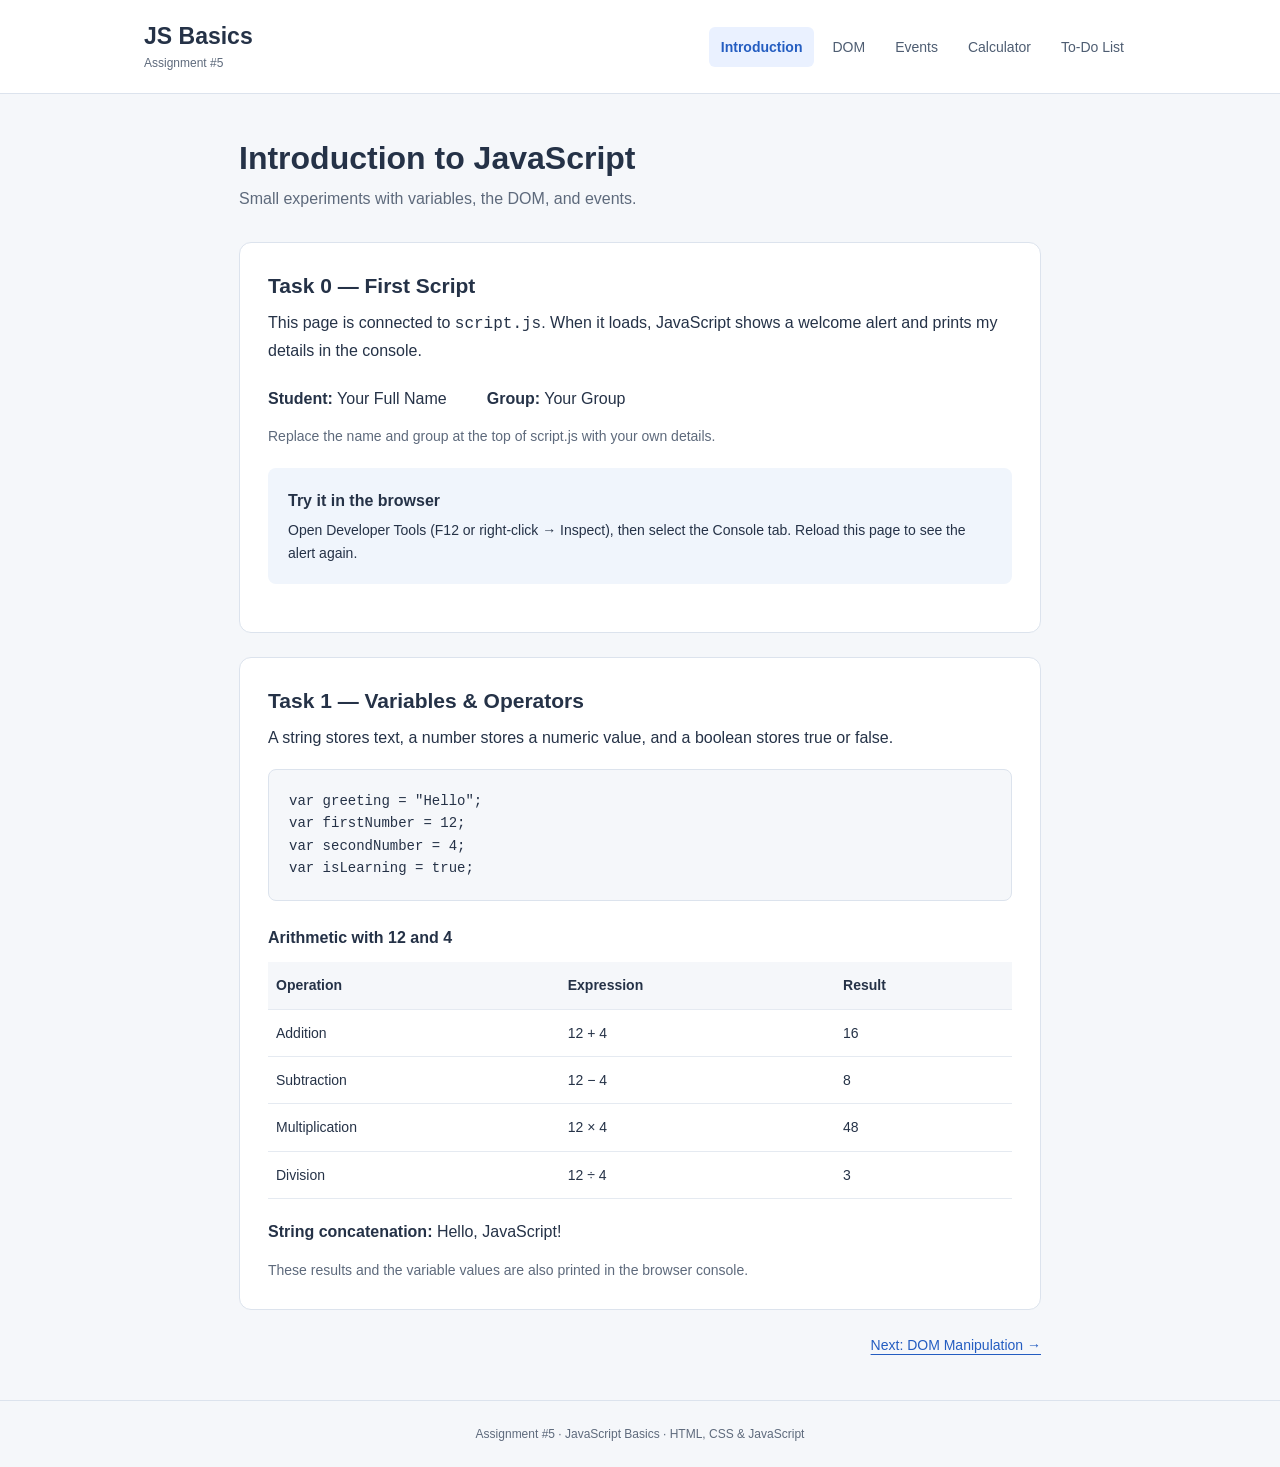
<file: index.html>
<!DOCTYPE html>
<html lang="en">
<head>
    <meta charset="UTF-8">
    <meta name="viewport" content="width=device-width, initial-scale=1.0">
    <title>Introduction | JavaScript Basics</title>
    <link rel="stylesheet" href="style.css">
    <script src="script.js" defer></script>
</head>
<body>
    <header>
        <div class="header-content">
            <a class="site-name" href="index.html">JS Basics<span>Assignment #5</span></a>
            <nav aria-label="Main navigation">
                <a href="index.html" aria-current="page">Introduction</a>
                <a href="dom.html">DOM</a>
                <a href="events.html">Events</a>
                <a href="calculator.html">Calculator</a>
                <a href="todo.html">To-Do List</a>
            </nav>
        </div>
    </header>

    <main id="intro-page">
        <div class="page-heading">
            <h1>Introduction to JavaScript</h1>
            <p>Small experiments with variables, the DOM, and events.</p>
        </div>

        <section class="card" aria-labelledby="task-zero">
            <h2 id="task-zero">Task 0 — First Script</h2>
            <p>This page is connected to <code>script.js</code>. When it loads, JavaScript shows a welcome alert and prints my details in the console.</p>
            <div class="student-details">
                <p><strong>Student:</strong> <span id="student-name"></span></p>
                <p><strong>Group:</strong> <span id="student-group"></span></p>
            </div>
            <p class="hint">Replace the name and group at the top of script.js with your own details.</p>
            <div class="note">
                <strong>Try it in the browser</strong>
                <p>Open Developer Tools (F12 or right-click → Inspect), then select the Console tab. Reload this page to see the alert again.</p>
            </div>
        </section>

        <section class="card" aria-labelledby="task-one">
            <h2 id="task-one">Task 1 — Variables &amp; Operators</h2>
            <p>A string stores text, a number stores a numeric value, and a boolean stores true or false.</p>
            <pre><code>var greeting = "Hello";
var firstNumber = 12;
var secondNumber = 4;
var isLearning = true;</code></pre>
            <h3>Arithmetic with 12 and 4</h3>
            <table>
                <thead>
                    <tr><th scope="col">Operation</th><th scope="col">Expression</th><th scope="col">Result</th></tr>
                </thead>
                <tbody>
                    <tr><th scope="row">Addition</th><td>12 + 4</td><td id="addition-result"></td></tr>
                    <tr><th scope="row">Subtraction</th><td>12 − 4</td><td id="subtraction-result"></td></tr>
                    <tr><th scope="row">Multiplication</th><td>12 × 4</td><td id="multiplication-result"></td></tr>
                    <tr><th scope="row">Division</th><td>12 ÷ 4</td><td id="division-result"></td></tr>
                </tbody>
            </table>
            <p class="string-result"><strong>String concatenation:</strong> <span id="joined-strings"></span></p>
            <p class="hint">These results and the variable values are also printed in the browser console.</p>
        </section>
        <div class="next-page"><a href="dom.html">Next: DOM Manipulation →</a></div>
    </main>

    <footer>Assignment #5 · JavaScript Basics · HTML, CSS &amp; JavaScript</footer>
</body>
</html>
</file>
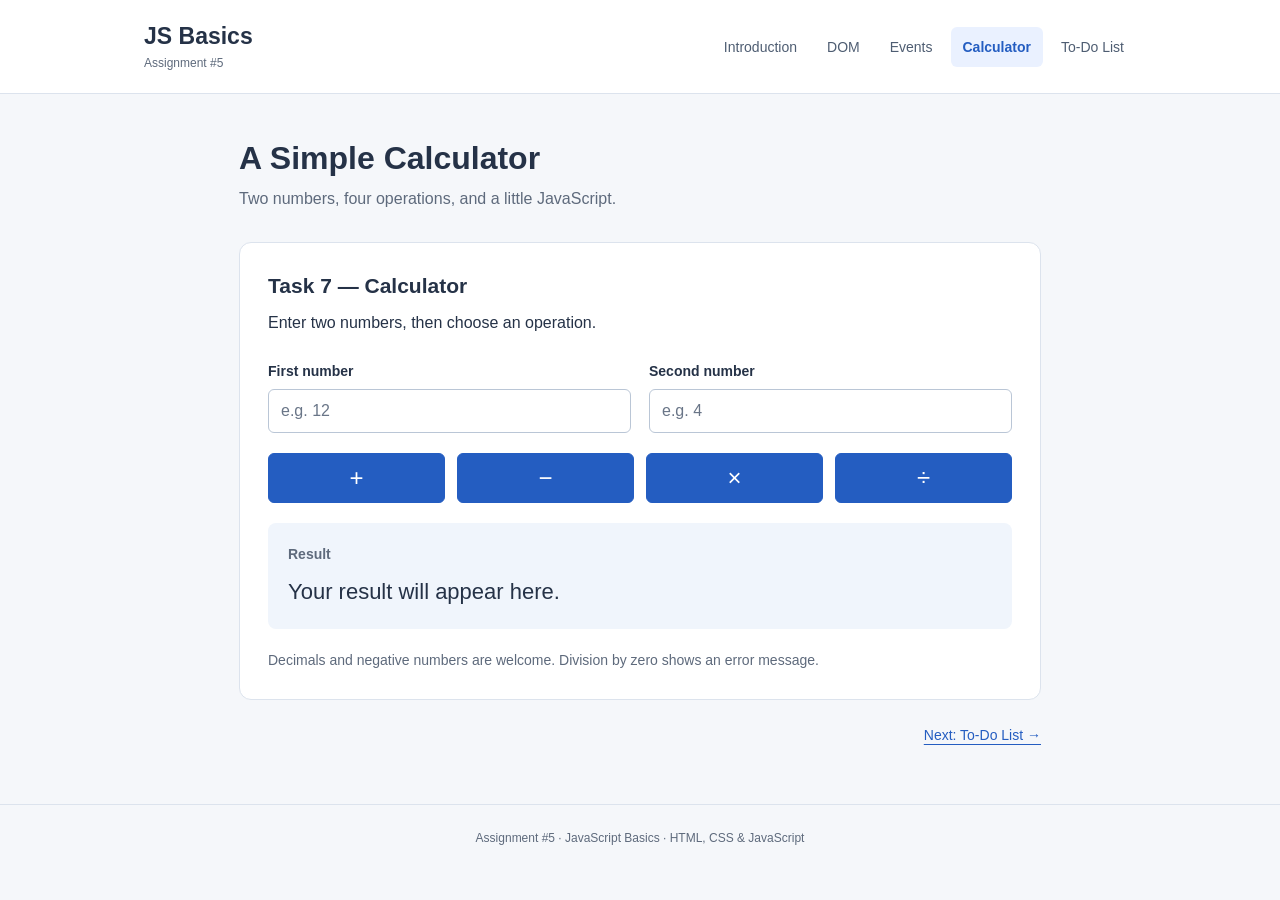
<file: calculator.html>
<!DOCTYPE html>
<html lang="en">
<head>
    <meta charset="UTF-8">
    <meta name="viewport" content="width=device-width, initial-scale=1.0">
    <title>Calculator | JavaScript Basics</title>
    <link rel="stylesheet" href="style.css">
    <script src="script.js" defer></script>
</head>
<body>
    <header>
        <div class="header-content">
            <a class="site-name" href="index.html">JS Basics<span>Assignment #5</span></a>
            <nav aria-label="Main navigation">
                <a href="index.html">Introduction</a>
                <a href="dom.html">DOM</a>
                <a href="events.html">Events</a>
                <a href="calculator.html" aria-current="page">Calculator</a>
                <a href="todo.html">To-Do List</a>
            </nav>
        </div>
    </header>

    <main>
        <div class="page-heading">
            <h1>A Simple Calculator</h1>
            <p>Two numbers, four operations, and a little JavaScript.</p>
        </div>
        <section class="card" aria-labelledby="task-seven">
            <h2 id="task-seven">Task 7 — Calculator</h2>
            <p>Enter two numbers, then choose an operation.</p>
            <div class="input-row">
                <div>
                    <label for="first-number">First number</label>
                    <input id="first-number" type="number" step="any" placeholder="e.g. 12">
                </div>
                <div>
                    <label for="second-number">Second number</label>
                    <input id="second-number" type="number" step="any" placeholder="e.g. 4">
                </div>
            </div>
            <div class="calculator-buttons">
                <button id="calculate-add" type="button" aria-label="Add">+</button>
                <button id="calculate-subtract" type="button" aria-label="Subtract">−</button>
                <button id="calculate-multiply" type="button" aria-label="Multiply">×</button>
                <button id="calculate-divide" type="button" aria-label="Divide">÷</button>
            </div>
            <div class="result-panel">
                <h3>Result</h3>
                <p id="calculator-result" role="status">Your result will appear here.</p>
            </div>
            <p class="hint">Decimals and negative numbers are welcome. Division by zero shows an error message.</p>
        </section>
        <div class="next-page"><a href="todo.html">Next: To-Do List →</a></div>
    </main>

    <footer>Assignment #5 · JavaScript Basics · HTML, CSS &amp; JavaScript</footer>
</body>
</html>
</file>
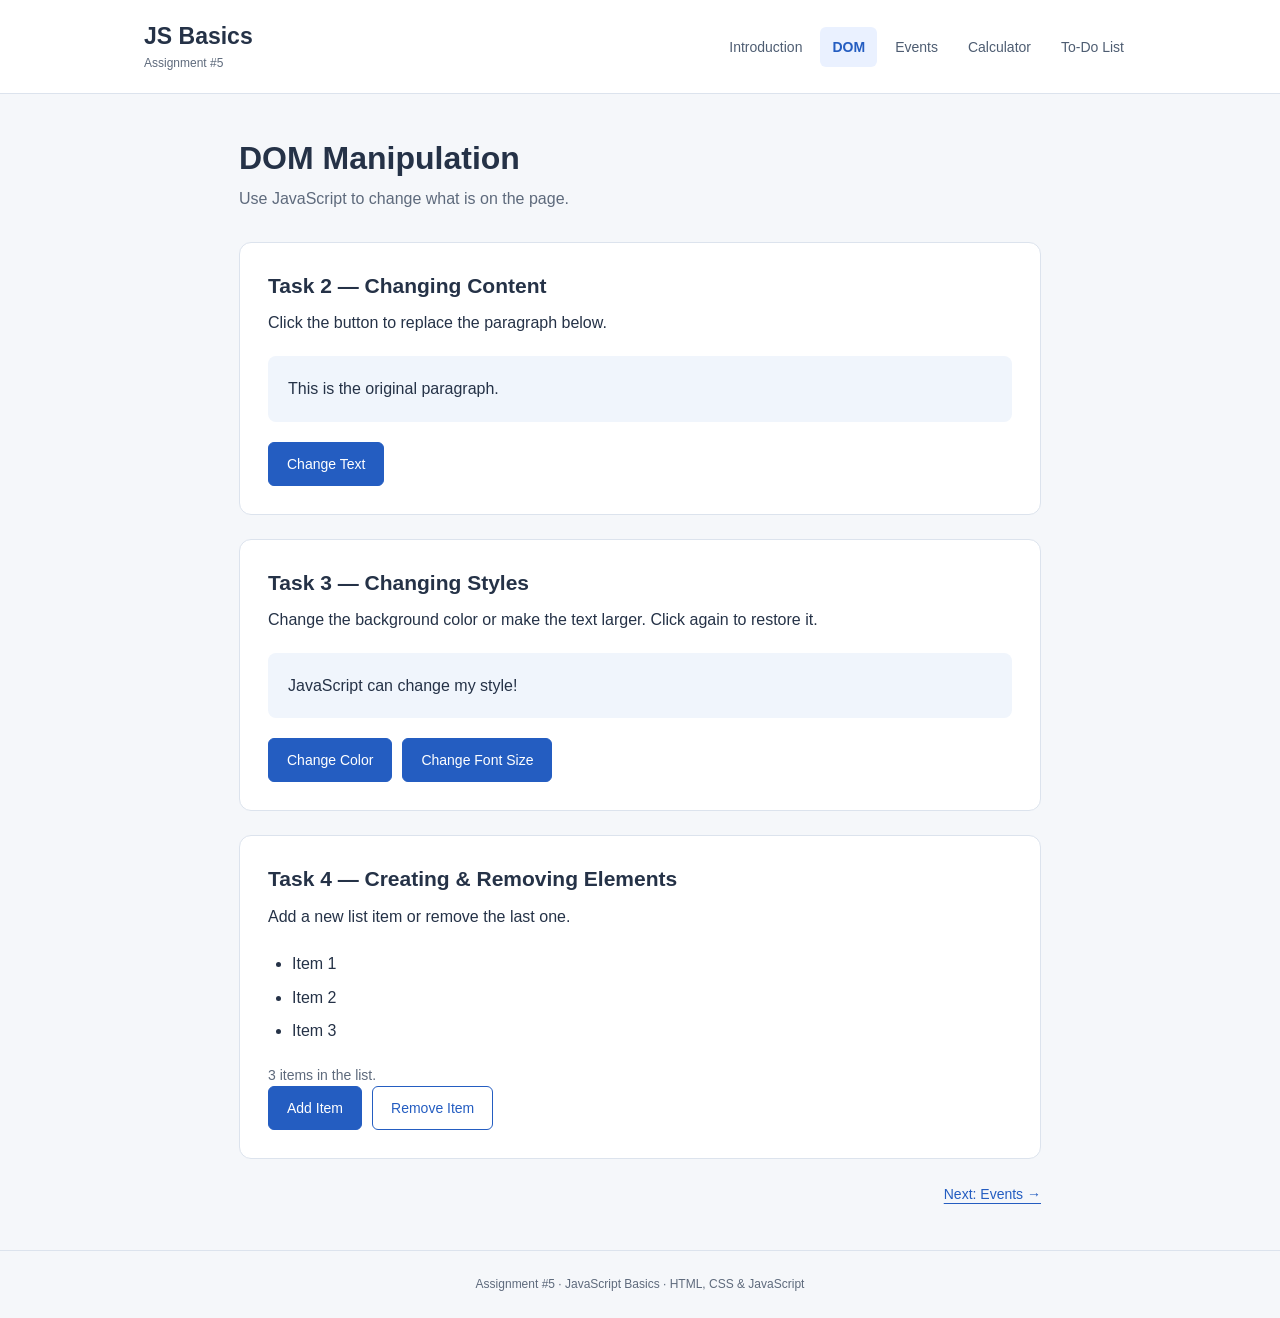
<file: dom.html>
<!DOCTYPE html>
<html lang="en">
<head>
    <meta charset="UTF-8">
    <meta name="viewport" content="width=device-width, initial-scale=1.0">
    <title>DOM Manipulation | JavaScript Basics</title>
    <link rel="stylesheet" href="style.css">
    <script src="script.js" defer></script>
</head>
<body>
    <header>
        <div class="header-content">
            <a class="site-name" href="index.html">JS Basics<span>Assignment #5</span></a>
            <nav aria-label="Main navigation">
                <a href="index.html">Introduction</a>
                <a href="dom.html" aria-current="page">DOM</a>
                <a href="events.html">Events</a>
                <a href="calculator.html">Calculator</a>
                <a href="todo.html">To-Do List</a>
            </nav>
        </div>
    </header>

    <main>
        <div class="page-heading">
            <h1>DOM Manipulation</h1>
            <p>Use JavaScript to change what is on the page.</p>
        </div>
        <section class="card" aria-labelledby="task-two">
            <h2 id="task-two">Task 2 — Changing Content</h2>
            <p>Click the button to replace the paragraph below.</p>
            <p class="demo-area" id="changing-text" aria-live="polite">This is the original paragraph.</p>
            <button id="change-text" type="button">Change Text</button>
        </section>

        <section class="card" aria-labelledby="task-three">
            <h2 id="task-three">Task 3 — Changing Styles</h2>
            <p>Change the background color or make the text larger. Click again to restore it.</p>
            <div class="demo-area" id="style-box">JavaScript can change my style!</div>
            <div class="button-row">
                <button id="change-color" type="button">Change Color</button>
                <button id="change-size" type="button">Change Font Size</button>
            </div>
        </section>

        <section class="card" aria-labelledby="task-four">
            <h2 id="task-four">Task 4 — Creating &amp; Removing Elements</h2>
            <p>Add a new list item or remove the last one.</p>
            <ul id="item-list" class="item-list">
                <li>Item 1</li>
                <li>Item 2</li>
                <li>Item 3</li>
            </ul>
            <p id="item-message" class="hint" role="status">3 items in the list.</p>
            <div class="button-row">
                <button id="add-item" type="button">Add Item</button>
                <button id="remove-item" class="secondary-button" type="button">Remove Item</button>
            </div>
        </section>
        <div class="next-page"><a href="events.html">Next: Events →</a></div>
    </main>

    <footer>Assignment #5 · JavaScript Basics · HTML, CSS &amp; JavaScript</footer>
</body>
</html>
</file>
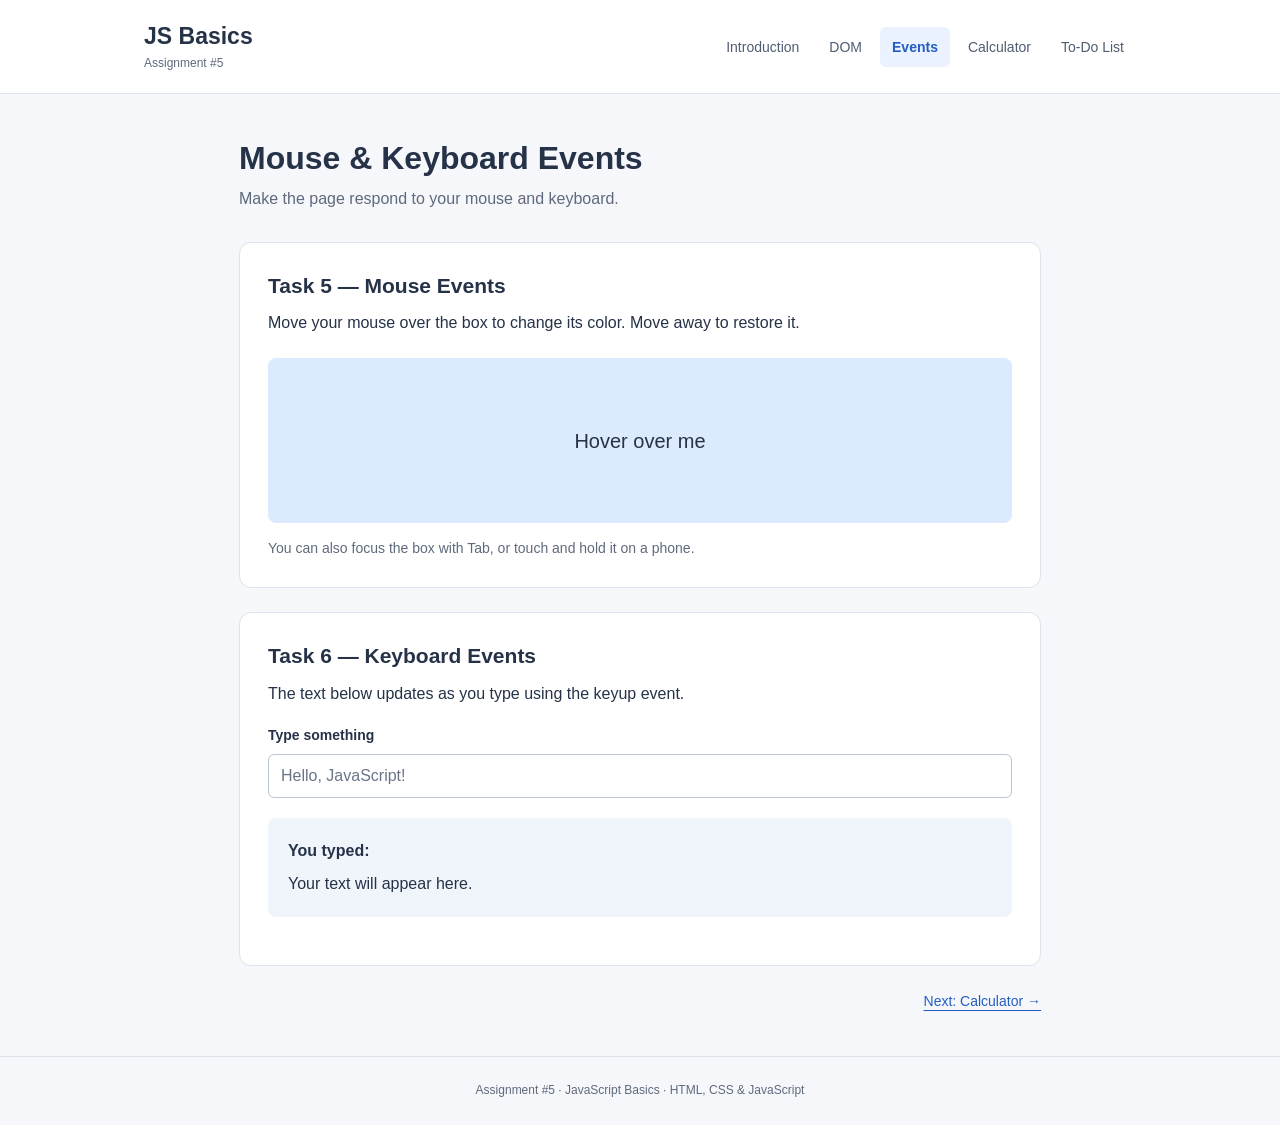
<file: events.html>
<!DOCTYPE html>
<html lang="en">
<head>
    <meta charset="UTF-8">
    <meta name="viewport" content="width=device-width, initial-scale=1.0">
    <title>Events | JavaScript Basics</title>
    <link rel="stylesheet" href="style.css">
    <script src="script.js" defer></script>
</head>
<body>
    <header>
        <div class="header-content">
            <a class="site-name" href="index.html">JS Basics<span>Assignment #5</span></a>
            <nav aria-label="Main navigation">
                <a href="index.html">Introduction</a>
                <a href="dom.html">DOM</a>
                <a href="events.html" aria-current="page">Events</a>
                <a href="calculator.html">Calculator</a>
                <a href="todo.html">To-Do List</a>
            </nav>
        </div>
    </header>

    <main>
        <div class="page-heading">
            <h1>Mouse &amp; Keyboard Events</h1>
            <p>Make the page respond to your mouse and keyboard.</p>
        </div>
        <section class="card" aria-labelledby="task-five">
            <h2 id="task-five">Task 5 — Mouse Events</h2>
            <p>Move your mouse over the box to change its color. Move away to restore it.</p>
            <div id="mouse-box" tabindex="0">Hover over me</div>
            <p class="hint">You can also focus the box with Tab, or touch and hold it on a phone.</p>
        </section>

        <section class="card" aria-labelledby="task-six">
            <h2 id="task-six">Task 6 — Keyboard Events</h2>
            <p>The text below updates as you type using the keyup event.</p>
            <label for="keyboard-input">Type something</label>
            <input id="keyboard-input" type="text" placeholder="Hello, JavaScript!" autocomplete="off">
            <div class="demo-area">
                <strong>You typed:</strong>
                <p id="keyboard-output" aria-live="polite">Your text will appear here.</p>
            </div>
        </section>
        <div class="next-page"><a href="calculator.html">Next: Calculator →</a></div>
    </main>

    <footer>Assignment #5 · JavaScript Basics · HTML, CSS &amp; JavaScript</footer>
</body>
</html>
</file>
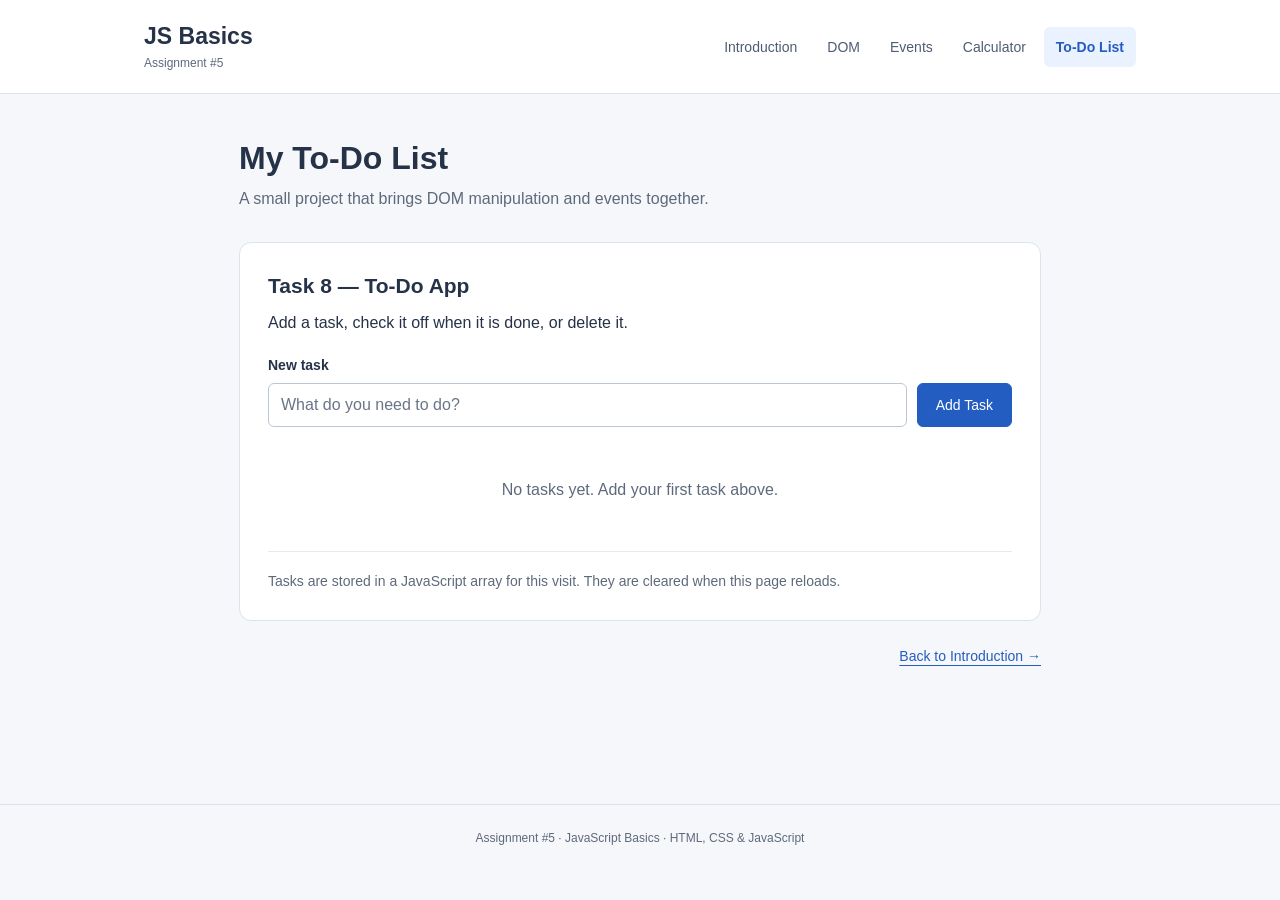
<file: todo.html>
<!DOCTYPE html>
<html lang="en">
<head>
    <meta charset="UTF-8">
    <meta name="viewport" content="width=device-width, initial-scale=1.0">
    <title>To-Do List | JavaScript Basics</title>
    <link rel="stylesheet" href="style.css">
    <script src="script.js" defer></script>
</head>
<body>
    <header>
        <div class="header-content">
            <a class="site-name" href="index.html">JS Basics<span>Assignment #5</span></a>
            <nav aria-label="Main navigation">
                <a href="index.html">Introduction</a>
                <a href="dom.html">DOM</a>
                <a href="events.html">Events</a>
                <a href="calculator.html">Calculator</a>
                <a href="todo.html" aria-current="page">To-Do List</a>
            </nav>
        </div>
    </header>

    <main>
        <div class="page-heading">
            <h1>My To-Do List</h1>
            <p>A small project that brings DOM manipulation and events together.</p>
        </div>
        <section class="card" aria-labelledby="task-eight">
            <h2 id="task-eight">Task 8 — To-Do App</h2>
            <p>Add a task, check it off when it is done, or delete it.</p>
            <form id="todo-form">
                <label for="task-input">New task</label>
                <div class="task-entry">
                    <input id="task-input" type="text" placeholder="What do you need to do?" autocomplete="off" aria-describedby="task-message">
                    <button type="submit">Add Task</button>
                </div>
            </form>
            <p id="task-message" class="hint" role="status"></p>
            <ul id="task-list" class="task-list"></ul>
            <p id="empty-tasks" class="empty-state">No tasks yet. Add your first task above.</p>
            <p class="hint storage-note">Tasks are stored in a JavaScript array for this visit. They are cleared when this page reloads.</p>
        </section>
        <div class="next-page"><a href="index.html">Back to Introduction →</a></div>
    </main>

    <footer>Assignment #5 · JavaScript Basics · HTML, CSS &amp; JavaScript</footer>
</body>
</html>
</file>
<file: style.css>
/* Shared layout and colors for all five pages. */
* {
    box-sizing: border-box;
}

body {
    margin: 0;
    background-color: #f5f7fa;
    color: #253247;
    font-family: Arial, sans-serif;
    font-size: 16px;
    line-height: 1.6;
}

header {
    background-color: #ffffff;
    border-bottom: 1px solid #dce3ed;
}

.header-content {
    max-width: 1040px;
    margin: 0 auto;
    padding: 22px 24px;
    display: flex;
    align-items: center;
    justify-content: space-between;
    gap: 24px;
}

a {
    color: #245dc1;
    text-underline-offset: 4px;
}

.site-name {
    color: #253247;
    font-size: 23px;
    font-weight: bold;
    line-height: 1.3;
    text-decoration: none;
    white-space: nowrap;
}

.site-name span {
    display: block;
    margin-top: 4px;
    color: #5e6a7c;
    font-size: 12px;
    font-weight: normal;
}

nav {
    display: flex;
    flex-wrap: wrap;
    gap: 6px;
}

nav a {
    padding: 9px 12px;
    color: #4e5d72;
    border-radius: 6px;
    font-size: 14px;
    text-decoration: none;
}

nav a:hover,
nav a[aria-current="page"] {
    background-color: #eaf1ff;
    color: #245dc1;
}

nav a[aria-current="page"] {
    font-weight: bold;
}

main {
    max-width: 850px;
    margin: 0 auto;
    padding: 44px 24px;
    min-height: calc(100vh - 190px);
}

.page-heading {
    margin-bottom: 30px;
}

h1 {
    margin: 0 0 8px;
    font-size: 32px;
    line-height: 1.25;
}

.page-heading p {
    margin: 0;
    color: #5e6a7c;
}

.card {
    margin-bottom: 24px;
    padding: 28px;
    background-color: #ffffff;
    border: 1px solid #dce3ed;
    border-radius: 12px;
}

h2 {
    margin: 0 0 10px;
    font-size: 21px;
    line-height: 1.4;
}

h3 {
    margin: 24px 0 12px;
    font-size: 16px;
}

p {
    margin: 0 0 18px;
}

.hint {
    margin: 14px 0 0;
    color: #5e6a7c;
    font-size: 14px;
}

.student-details {
    display: flex;
    flex-wrap: wrap;
    gap: 12px 40px;
    padding-top: 4px;
}

.student-details p {
    margin-bottom: 0;
}

.note,
.demo-area,
.result-panel {
    margin: 20px 0;
    padding: 20px;
    background-color: #f0f5fc;
    border-radius: 8px;
    overflow-wrap: anywhere;
}

.note p {
    margin: 6px 0 0;
    font-size: 14px;
}

pre {
    padding: 20px;
    background-color: #f5f7fa;
    border: 1px solid #dce3ed;
    border-radius: 8px;
    overflow-x: auto;
    font-size: 14px;
}

code {
    font-family: Consolas, monospace;
}

table {
    width: 100%;
    border-collapse: collapse;
    font-size: 14px;
}

th,
td {
    padding: 12px 8px;
    border-bottom: 1px solid #e5eaf1;
    text-align: left;
}

thead {
    background-color: #f5f7fa;
}

tbody th {
    font-weight: normal;
}

.string-result {
    margin: 20px 0 0;
}

/* Buttons and inputs use the same styles on every page. */
button {
    min-height: 44px;
    padding: 10px 18px;
    border: 1px solid #245dc1;
    border-radius: 6px;
    background-color: #245dc1;
    color: #ffffff;
    font-family: Arial, sans-serif;
    font-size: 14px;
    cursor: pointer;
}

button:hover {
    background-color: #194a9d;
}

.secondary-button,
.delete-button {
    background-color: #ffffff;
    color: #245dc1;
}

.secondary-button:hover,
.delete-button:hover {
    background-color: #eaf1ff;
}

button:disabled {
    border-color: #dce3ed;
    background-color: #edf0f5;
    color: #687385;
    cursor: not-allowed;
}

button:focus-visible,
a:focus-visible,
input:focus-visible,
#mouse-box:focus-visible {
    outline: 3px solid #245dc1;
    outline-offset: 3px;
}

.button-row {
    display: flex;
    flex-wrap: wrap;
    gap: 10px;
}

label {
    display: block;
    margin-bottom: 7px;
    font-size: 14px;
    font-weight: bold;
}

input[type="text"],
input[type="number"] {
    width: 100%;
    min-width: 0;
    padding: 12px;
    border: 1px solid #bac6d6;
    border-radius: 6px;
    color: #253247;
    background-color: #ffffff;
    font-family: Arial, sans-serif;
    font-size: 16px;
}

input::placeholder {
    color: #697587;
}

.item-list {
    padding-left: 24px;
}

.item-list li {
    padding: 4px 0;
}

#mouse-box {
    display: flex;
    align-items: center;
    justify-content: center;
    min-height: 165px;
    margin-top: 22px;
    border-radius: 8px;
    background-color: #dbeafe;
    color: #253247;
    font-size: 20px;
}

#keyboard-output {
    margin: 8px 0 0;
    white-space: pre-wrap;
}

.input-row {
    display: flex;
    gap: 18px;
    margin-top: 24px;
}

.input-row > div {
    flex: 1;
    min-width: 0;
}

.calculator-buttons {
    display: flex;
    gap: 12px;
    margin-top: 20px;
}

.calculator-buttons button {
    flex: 1;
    font-size: 24px;
}

.result-panel h3 {
    margin: 0 0 8px;
    color: #5e6a7c;
    font-size: 14px;
}

#calculator-result {
    margin: 0;
    font-size: 22px;
}

.error {
    color: #b42318;
}

.task-entry {
    display: flex;
    gap: 10px;
}

.task-entry button {
    flex-shrink: 0;
}

.task-list {
    margin: 20px 0 0;
    padding: 0;
    list-style: none;
}

.task-list li {
    display: flex;
    align-items: center;
    gap: 12px;
    padding: 14px 0;
    border-bottom: 1px solid #e5eaf1;
}

.task-list label {
    display: flex;
    flex: 1;
    align-items: center;
    gap: 12px;
    min-width: 0;
    margin: 0;
    font-size: 16px;
    font-weight: normal;
    cursor: pointer;
}

.task-list input {
    width: 18px;
    height: 18px;
    flex-shrink: 0;
    accent-color: #245dc1;
}

.task-list span {
    overflow-wrap: anywhere;
}

.completed {
    color: #5e6a7c;
    text-decoration: line-through;
}

.empty-state {
    padding: 30px 12px;
    color: #5e6a7c;
    text-align: center;
}

.storage-note {
    padding-top: 18px;
    border-top: 1px solid #e5eaf1;
}

.next-page {
    text-align: right;
    font-size: 14px;
}

footer {
    padding: 24px;
    border-top: 1px solid #dce3ed;
    color: #5e6a7c;
    text-align: center;
    font-size: 12px;
}

/* Stack wider layouts on small screens. */
@media (max-width: 650px) {
    .header-content {
        flex-direction: column;
        align-items: flex-start;
        gap: 16px;
        padding: 18px;
    }

    nav {
        gap: 4px;
    }

    nav a {
        padding: 8px 10px;
    }

    main {
        padding: 30px 16px;
    }

    h1 {
        font-size: 27px;
    }

    .card {
        padding: 20px;
    }

    h2 {
        font-size: 19px;
    }

    .input-row,
    .task-entry {
        flex-direction: column;
    }

    th,
    td {
        padding: 10px 4px;
    }
}
</file>
